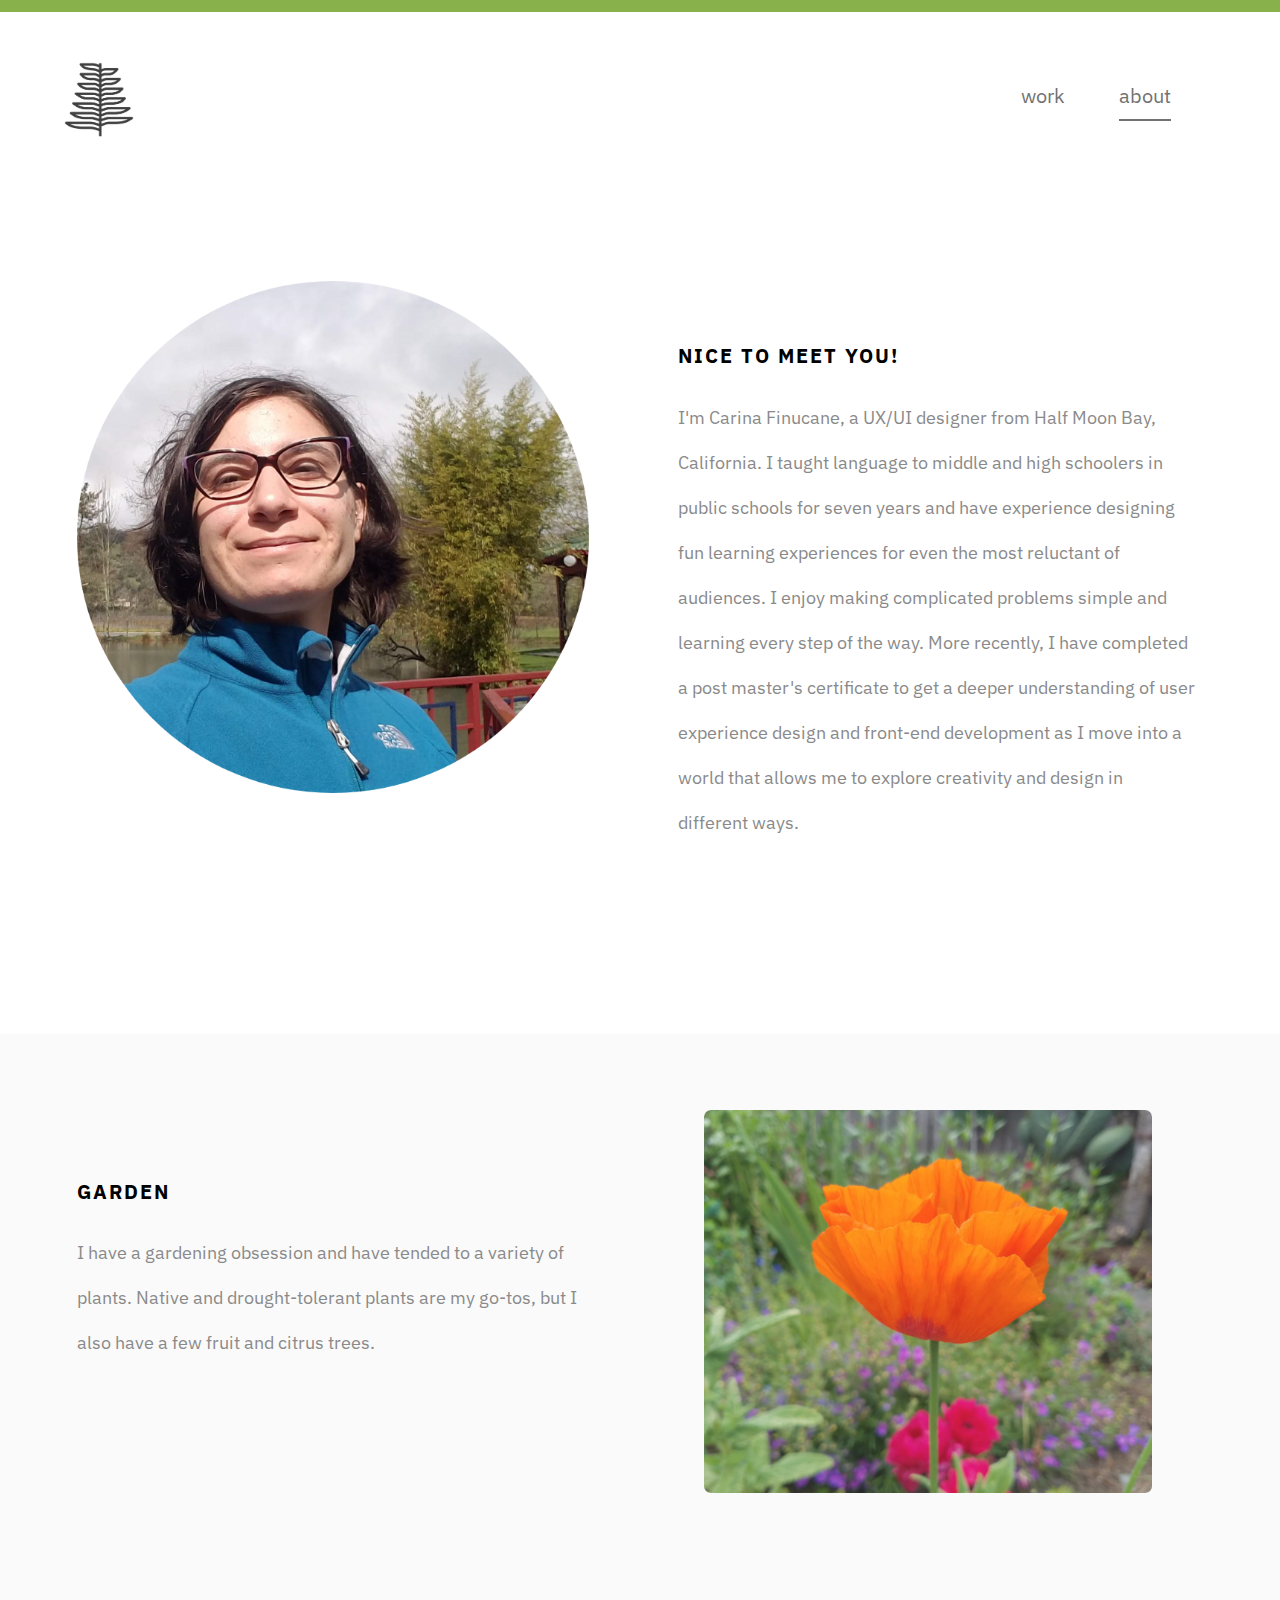
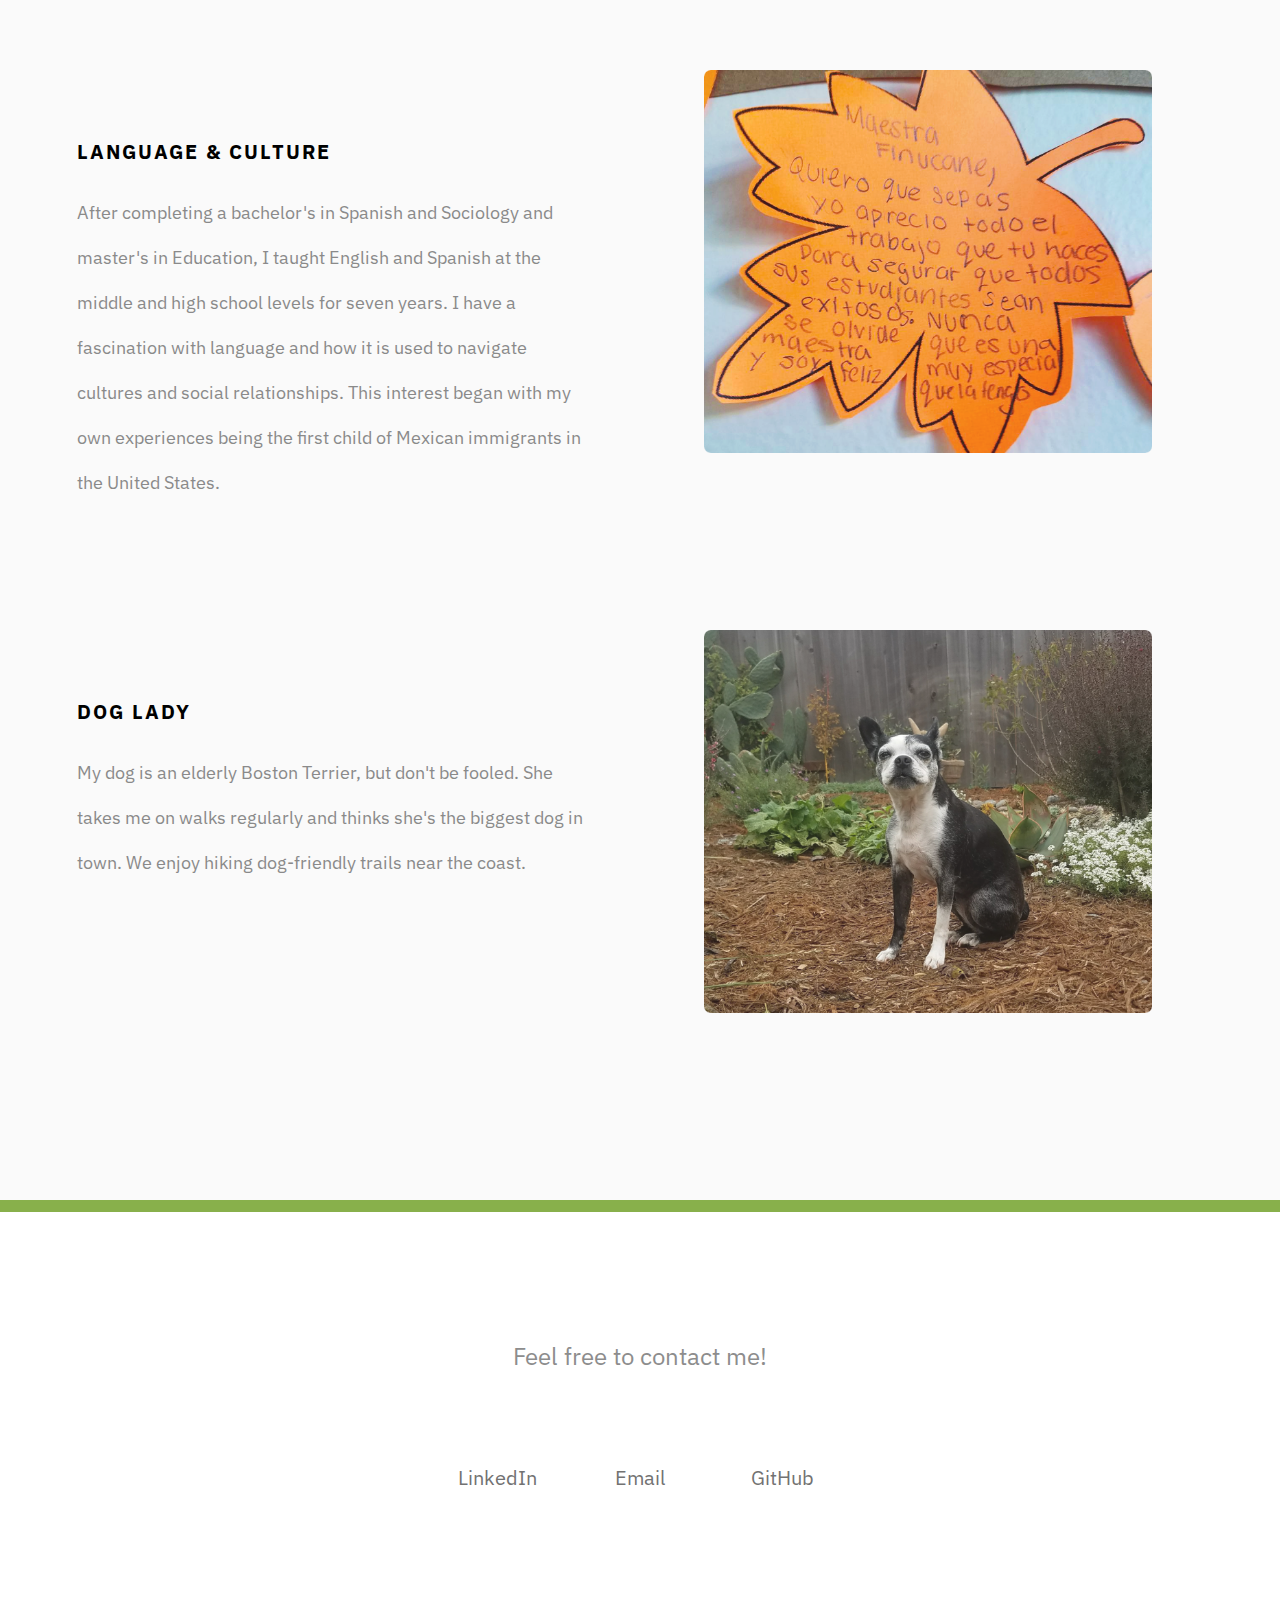
<file: Portfolio About Me/index.html>
<!DOCTYPE html>

<head>
    <title>About</title>
    <link rel="icon" href="Images/greenfern2.png" type="image/icon type">
    <link href="css/style.css" rel="stylesheet" type="text/css">
    <link href="https://fonts.googleapis.com/css?family=IBM+Plex+Sans&display=swap" rel="stylesheet">
</head>

<body>
    <section class="grid spacing">
        <div class="gridchild header">
            <div class="colorbar"></div>
            <div class="navbar">
                <a href="" class="fernicon">
                    <img src="Images/blackfern.png" alt="Home" class="fernimg">
                </a>
                <nav class="nav">
                    <a href="" class="navwork">work</a>
                    <a href="" class="navabout">about</a>
                </nav>
            </div>
        </div>
        <div class="gridchild meimage">
            <img src="Images/me.png" class="meimg" alt="PictureofCarina">
        </div>
        <div class="gridchild aboutme">
            <h1>NICE TO MEET YOU!</h1>
            <p>I'm Carina Finucane, a UX/UI designer from Half Moon Bay, California. I taught language to middle and
                high schoolers in public schools for seven years and have experience designing fun learning experiences
                for even the most reluctant of audiences. I enjoy making complicated problems simple and learning every
                step of the way. More recently, I have completed a post master's certificate to get a deeper
                understanding of user experience design and front-end development as I move into a world that allows me
                to explore creativity and design in different ways.</p>
        </div>
        <div class="gridchild aboutgarden">
            <h1 class="p2">GARDEN</h1>
            <p class="p2">I have a gardening obsession and have tended to a variety of plants. Native and
                drought-tolerant plants are my go-tos, but I also have a few fruit and citrus trees.</p>
        </div>
        <div class="gridchild gardenimage">
            <img src="Images/gardenn.png" class="threeimg" alt="picture of a poppy in a garden">
        </div>
        <div class="gridchild aboutteaching">
            <h1 class="p2">LANGUAGE & CULTURE</h1>
            <p class="p2">After completing a bachelor's in Spanish and Sociology and master's in Education, I taught
                English and Spanish at the middle and high school levels for seven years. I have a fascination with
                language and how it is used to navigate cultures and social relationships. This interest began with my
                own experiences being the first child of Mexican immigrants in the United States.</p>
        </div>
        <div class="gridchild teachingimage">
            <img src="Images/teacher.png" class="threeimg"
                alt="picture of an appreciation note from a student written in Spanish">
        </div>
        <div class="gridchild aboutdog">
            <h1 class="p2">DOG LADY</h1>
            <p class="p2">My dog is an elderly Boston Terrier, but don't be fooled. She takes me on walks regularly and
                thinks she's the biggest dog in town. We enjoy hiking dog-friendly trails near the coast.</p>
        </div>
        <div class="gridchild dogimage">
            <img src="Images/dog.png" class="threeimg" alt="picture of a boston terrier sitting in a garden">
        </div>
        <div class="gridchild footer">
            <div class="colorbar"></div>
            <div class="contactme">
                <div class="paragraph">Feel free to contact me!
                </div>
                <div class="LinkedIn">
                    <a href="https://www.linkedin.com/in/carina-finucane-22a744174" class="navfooter">LinkedIn</a>
                </div>
                <div class="Email">
                    <a href="mailto:carinafinucane@gmail.com" class="navfooter">Email</a>
                </div>
                <div class="GitHub">
                    <a href="https://github.com/carinafinucane" class="navfooter">GitHub</a>
                </div>
            </div>
        </div>
    </section>

</body>





</html>
</file>
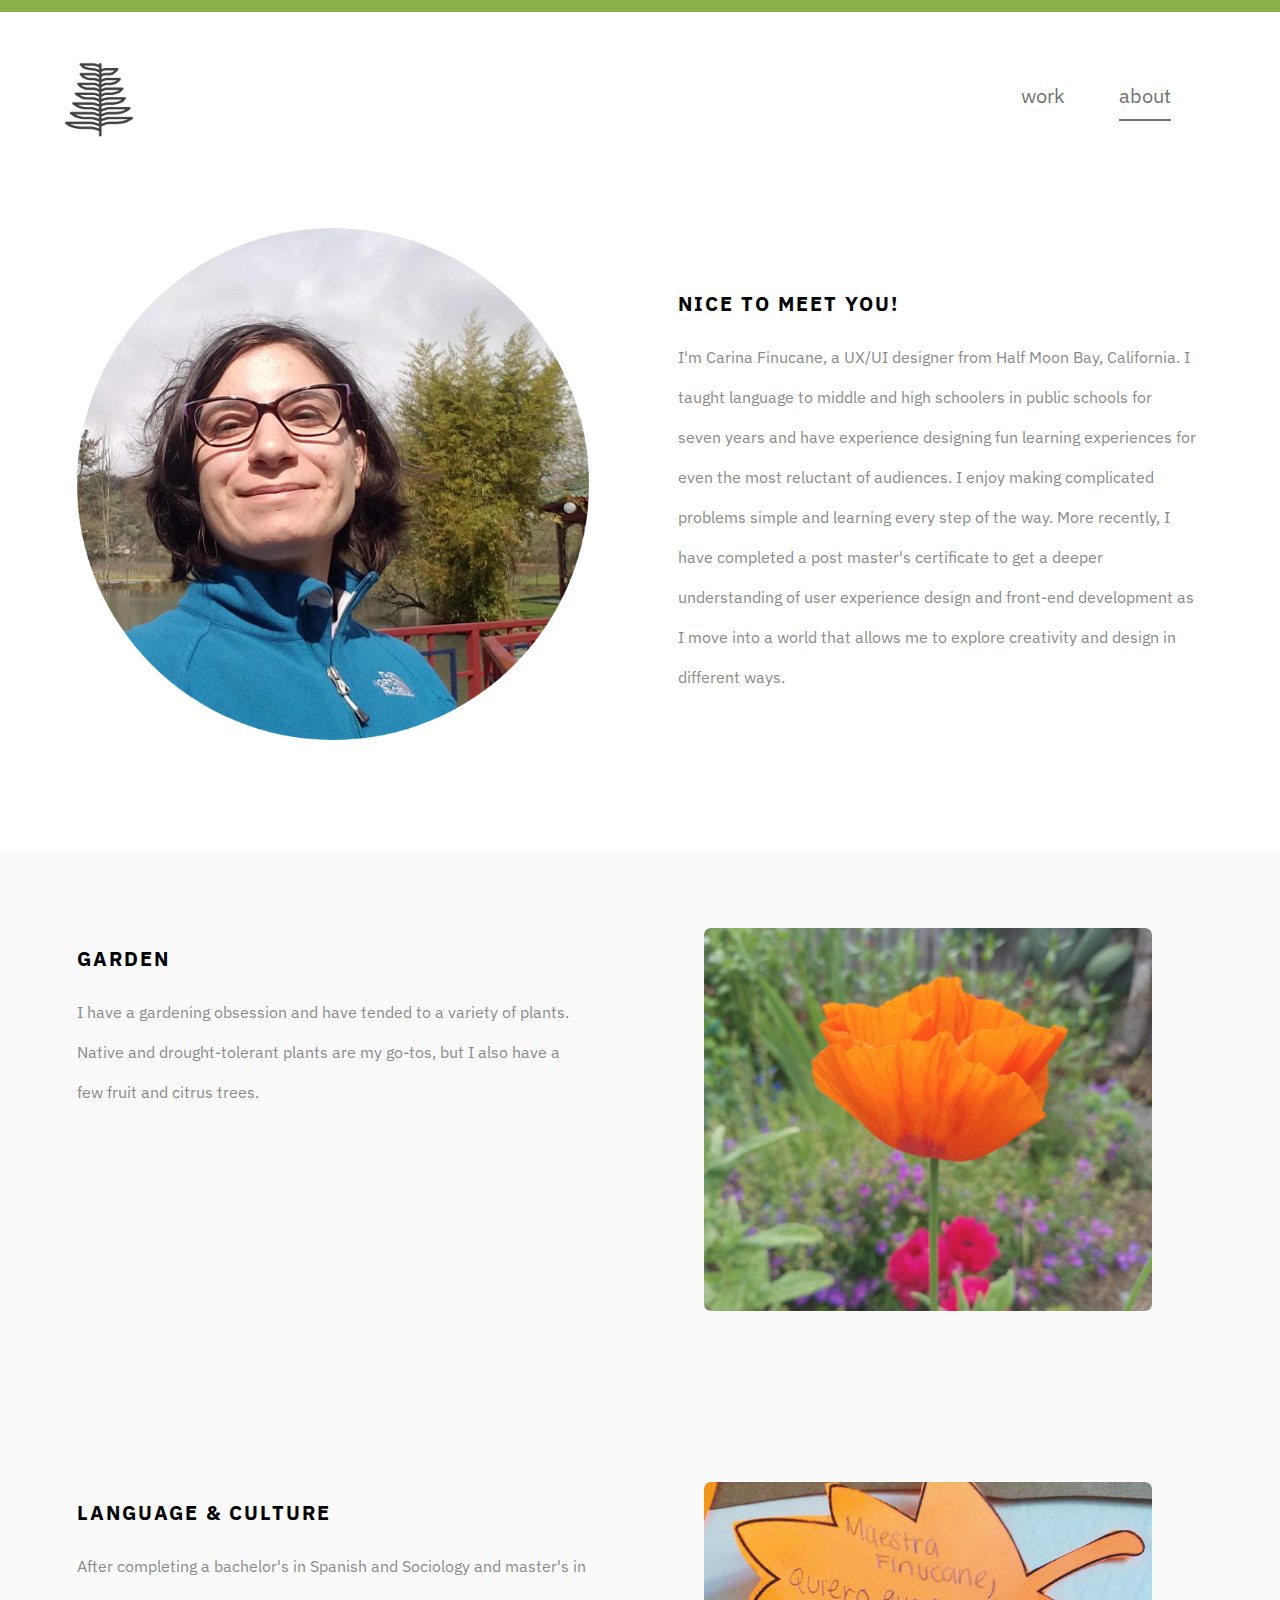
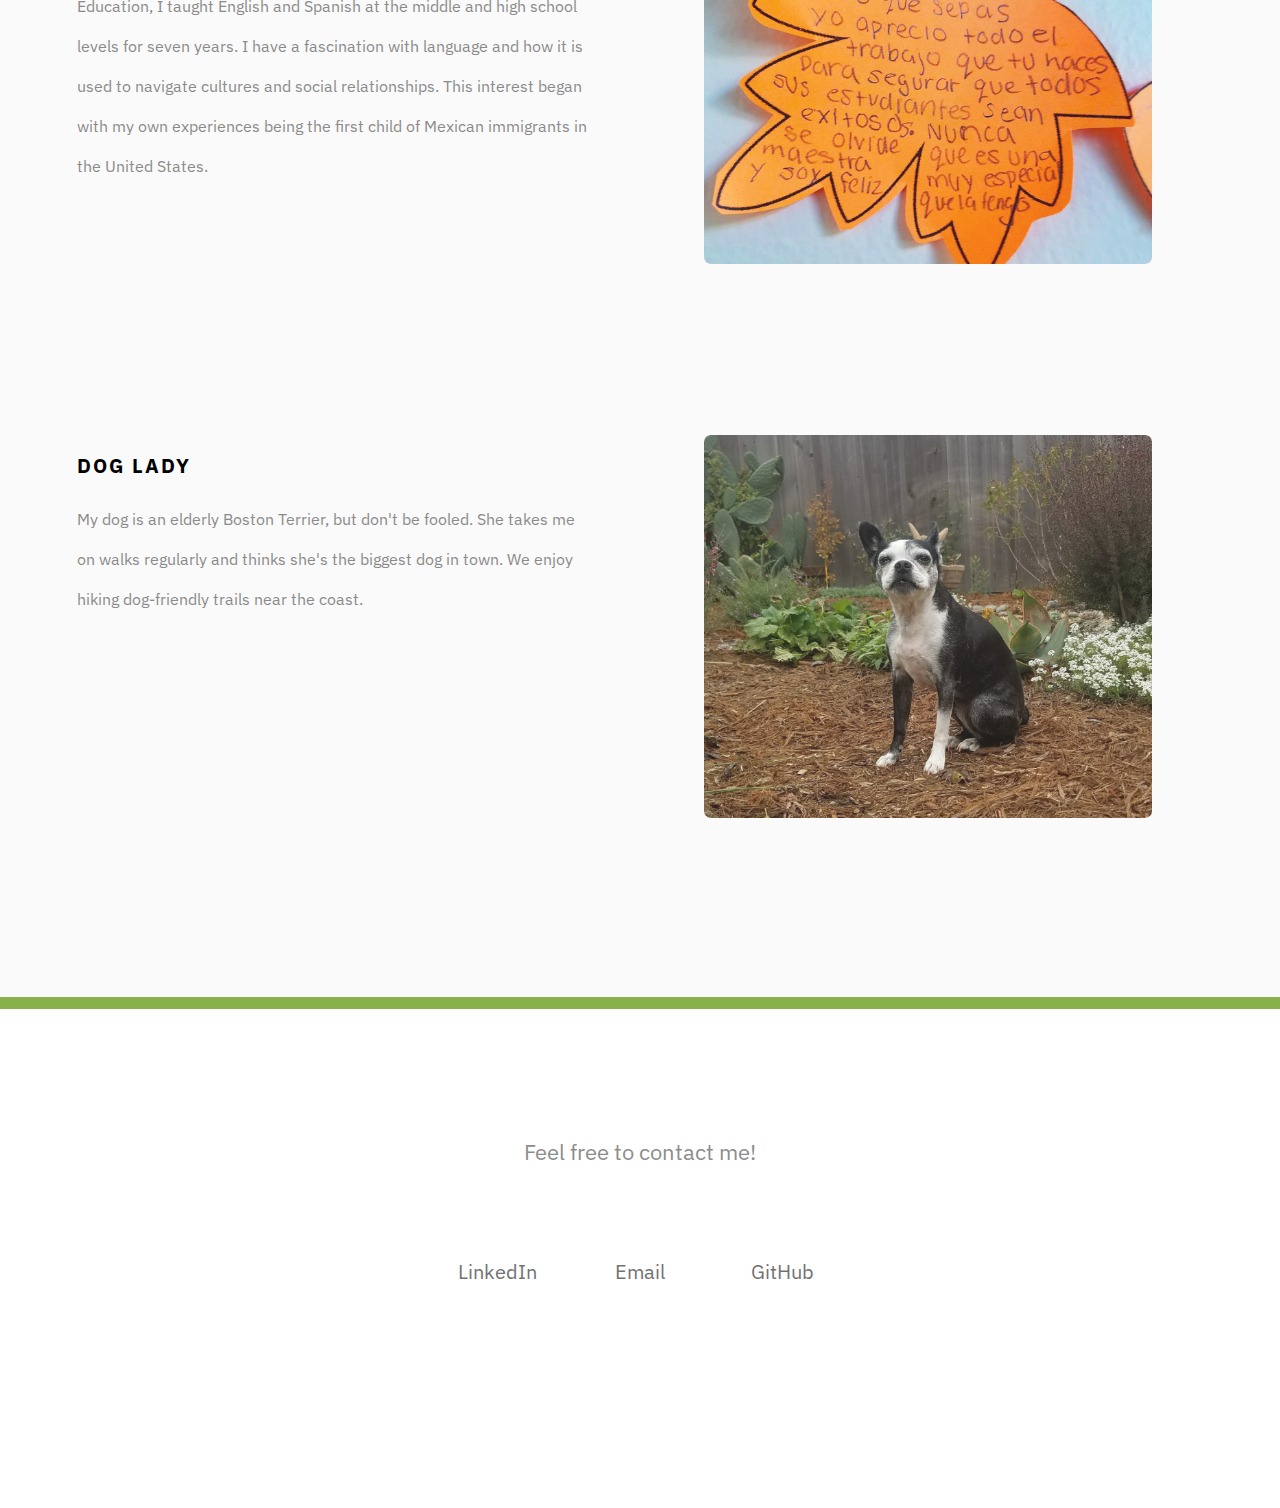
<file: about.html>
<!DOCTYPE html>

<head>
    <title>About</title>
    <link rel="icon" href="Images/greenfern2.png" type="image/icon type">
    <link href="css/style.css" rel="stylesheet" type="text/css">
    <link href="https://fonts.googleapis.com/css?family=IBM+Plex+Sans&display=swap" rel="stylesheet">
</head>

<body>
    <section class="grid spacing">
        <div class="gridchild header">
            <div class="colorbar"></div>
            <div class="navbar">
                <a href="" class="fernicon">
                    <img src="Images/blackfern.png" alt="Home" class="fernimg">
                </a>
                <nav class="nav">
                    <a href="index.html" class="navwork">work</a>
                    <a href="about.html" class="navabout">about</a>
                </nav>
            </div>
        </div>
        <div class="gridchild meimage">
            <img src="Images/me.png" class="meimg" alt="PictureofCarina">
        </div>
        <div class="gridchild aboutme">
            <h1>NICE TO MEET YOU!</h1>
            <p>I'm Carina Finucane, a UX/UI designer from Half Moon Bay, California. I taught language to middle and
                high schoolers in public schools for seven years and have experience designing fun learning experiences
                for even the most reluctant of audiences. I enjoy making complicated problems simple and learning every
                step of the way. More recently, I have completed a post master's certificate to get a deeper
                understanding of user experience design and front-end development as I move into a world that allows me
                to explore creativity and design in different ways.</p>
        </div>
        <div class="gridchild aboutgarden">
            <h1 class="p2">GARDEN</h1>
            <p class="p2">I have a gardening obsession and have tended to a variety of plants. Native and
                drought-tolerant plants are my go-tos, but I also have a few fruit and citrus trees.</p>
        </div>
        <div class="gridchild gardenimage">
            <img src="Images/gardenn.png" class="threeimg" alt="picture of a poppy in a garden">
        </div>
        <div class="gridchild aboutteaching">
            <h1 class="p2">LANGUAGE & CULTURE</h1>
            <p class="p2">After completing a bachelor's in Spanish and Sociology and master's in Education, I taught
                English and Spanish at the middle and high school levels for seven years. I have a fascination with
                language and how it is used to navigate cultures and social relationships. This interest began with my
                own experiences being the first child of Mexican immigrants in the United States.</p>
        </div>
        <div class="gridchild teachingimage">
            <img src="Images/teacher.png" class="threeimg"
                alt="picture of an appreciation note from a student written in Spanish">
        </div>
        <div class="gridchild aboutdog">
            <h1 class="p2">DOG LADY</h1>
            <p class="p2">My dog is an elderly Boston Terrier, but don't be fooled. She takes me on walks regularly and
                thinks she's the biggest dog in town. We enjoy hiking dog-friendly trails near the coast.</p>
        </div>
        <div class="gridchild dogimage">
            <img src="Images/dog.png" class="threeimg" alt="picture of a boston terrier sitting in a garden">
        </div>
        <div class="gridchild footer">
            <div class="colorbar"></div>
            <div class="contactme">
                <div class="paragraph">Feel free to contact me!
                </div>
                <div class="LinkedIn">
                    <a href="https://www.linkedin.com/in/carina-finucane-22a744174" class="navfooter">LinkedIn</a>
                </div>
                <div class="Email">
                    <a href="mailto:carinafinucane@gmail.com" class="navfooter">Email</a>
                </div>
                <div class="GitHub">
                    <a href="https://github.com/carinafinucane" class="navfooter">GitHub</a>
                </div>
            </div>
        </div>
    </section>

</body>





</html>
</file>
<file: Portfolio About Me/css/style.css>
.grid {
    display: grid;
    grid-template-rows:1fr 5fr 3.25fr 3.25fr 3.75fr 3fr;
    grid-template-columns:1fr 1fr;
    grid-template-areas:
    "header header"
    "meimage aboutme"
    "aboutgarden gardenimage"
    "aboutteaching teachingimage"
    "aboutdog dogimage"
    "footer footer";
}
.contactme {
    display: grid;
    grid-template-rows: 1fr 1fr;
    grid-template-columns:1fr 1fr 1fr 1fr 1fr 1fr 1fr 1fr 1fr;
    grid-template-areas:
    ". . paragraph paragraph paragraph paragraph paragraph . ."
    ". . . LinkedIn Email GitHub . . .";
}
.colorbar{
    height: 12px;
    background-color: #88B04B;
}
.header{
    grid-area: header;
}
.fernimg{
    opacity: .75;
    width: 70px;
}
.navbar{
    width: 90%; 
    margin-top: auto;
    margin-right: auto;
    margin-left: auto;
    padding-top: 50px;
    padding-bottom: 25px;
    background-color: #fff;
}
.nav{
    position: relative;
    float: right;
    padding: 20px;
}
.navwork {
    margin-left: 25px;
    margin-right: 25px;
    font-family: 'IBM Plex Sans', sans-serif;
    font-size: 20px;
    color: #727272;
    text-decoration: none;
}
.navabout {
    margin-left: 25px;
    margin-right: 25px;
    padding-top: 20px;
    padding-bottom: 10px;
    font-family: 'IBM Plex Sans', sans-serif;
    font-size: 20px;
    border-style: solid;
    border-width: 0px 0px 2px;
    color: #727272;
    text-decoration: none;
}
a:hover{
    font-family: 'IBM Plex Sans', sans-serif;
    font-size: 20px;
    color: #cacaca;
    text-decoration: none;
}
body{
    margin:0;
}
h1{
    margin-top: 80px;
    margin-bottom: 20px;
    font-family: 'IBM Plex Sans', sans-serif;
    font-size: 20px;
    color: black;
    letter-spacing: 0.1em;
}
p{
    font-family: 'IBM Plex Sans', sans-serif;
    font-size: 18px;
    color: #8A8A8A;
    line-height: 45px;
    margin-top:5%;
}
.meimage{
    grid-area: meimage;
    margin-top: 5%;
    padding-top: 12%;
    padding-bottom: 12%;
    padding-left: 12%;
    padding-right: 8%;
}
.meimg{
    width: 100%;
}
.aboutme{
    grid-area: aboutme;
    margin-top:14%;
    padding-left: 6%;
    padding-right: 13%;
}
.aboutgarden{
    grid-area: aboutgarden;
    padding-top: 10%;
    padding-left: 12%;
    padding-right: 8%;
    background-color: #FAFAFA;
}
.gardenimage{
    grid-area: gardenimage;
    background-color: #FAFAFA;
}
.threeimg{
    margin-top: 12%;
    width: 70%;
    padding-left: 10%;
    padding-right: 10%;
    opacity: .9;
}
.aboutteaching{
    grid-area: aboutteaching;
    padding-top: 10%;
    padding-left: 12%;
    padding-right: 8%;
    background-color: #FAFAFA;
}
.teachingimage{
    grid-area: teachingimage;
    background-color: #FAFAFA;
}
.aboutdog{
    grid-area: aboutdog;
    padding-top: 10%;
    padding-left: 12%;
    padding-right: 8%;
    background-color: #FAFAFA;
}
.dogimage{
    grid-area: dogimage;
    background-color: #FAFAFA;
}
.footer{
    grid-area: footer;
}
.navfooter{
    font-family: 'IBM Plex Sans', sans-serif;
    font-size: 20px;
    color: #727272;
    text-decoration: none;
}
.paragraph{
    grid-area: paragraph;
    margin-top: 18%;
    margin-bottom: 13%;
    font-family: 'IBM Plex Sans', sans-serif;
    text-align: center;
    color: #8d8d8d;
    font-size: 24px;
}
.LinkedIn{
    grid-area: LinkedIn;
    text-align: center;
}
.Email{
    grid-area: Email;
    text-align: center;
}
.GitHub{
    grid-area: GitHub;
    text-align: center;
}
</file>
<file: css/style.css>
body{
    margin:0;
}
.grid {
    display: grid;
    grid-template-rows:1fr 4fr 3.25fr 3.25fr 3.75fr 3fr;
    grid-template-columns:1fr 1fr;
    grid-template-areas:
    "header header"
    "meimage aboutme"
    "aboutgarden gardenimage"
    "aboutteaching teachingimage"
    "aboutdog dogimage"
    "footer footer";
}
.contactme {
    display: grid;
    grid-template-rows: 1fr 1fr;
    grid-template-columns:1fr 1fr 1fr 1fr 1fr 1fr 1fr 1fr 1fr;
    grid-template-areas:
    ". . paragraph paragraph paragraph paragraph paragraph . ."
    ". . . LinkedIn Email GitHub . . .";
}
.colorbar{
    height: 12px;
    background-color: #88B04B;
}
.header{
    grid-area: header;
}
.fernimg{
    opacity: .75;
    width: 70px;
}
.navbar{
    width: 90%; 
    margin-top: auto;
    margin-right: auto;
    margin-left: auto;
    padding-top: 50px;
    padding-bottom: 25px;
    background-color: #fff;
}
.nav{
    position: relative;
    float: right;
    padding: 20px;
}
.navwork {
    margin-left: 25px;
    margin-right: 25px;
    font-family: 'IBM Plex Sans', sans-serif;
    font-size: 20px;
    color: #727272;
    text-decoration: none;
}
.navabout {
    margin-left: 25px;
    margin-right: 25px;
    padding-top: 20px;
    padding-bottom: 10px;
    font-family: 'IBM Plex Sans', sans-serif;
    font-size: 20px;
    border-style: solid;
    border-width: 0px 0px 2px;
    color: #727272;
    text-decoration: none;
}
a:hover{
    font-family: 'IBM Plex Sans', sans-serif;
    font-size: 20px;
    color: #cacaca;
    text-decoration: none;
}
h1{
    margin-top: 30px;
    margin-bottom: 20px;
    font-family: 'IBM Plex Sans', sans-serif;
    font-size: 20px;
    color: black;
    letter-spacing: 0.1em;
}
p{
    font-family: 'IBM Plex Sans', sans-serif;
    font-size: 16px;
    color: #8A8A8A;
    line-height: 40px;
    margin-top:0%;
}
.meimage{
    grid-area: meimage;
    margin-top: 5%;
    padding-top: 4%;
    padding-bottom: 12%;
    padding-left: 12%;
    padding-right: 8%;
}
.meimg{
    width: 100%;
}
.aboutme{
    grid-area: aboutme;
    margin-top:14%;
    padding-left: 6%;
    padding-right: 13%;
}
.aboutgarden{
    grid-area: aboutgarden;
    padding-top: 10%;
    padding-left: 12%;
    padding-right: 8%;
    background-color: #FAFAFA;
}
.gardenimage{
    grid-area: gardenimage;
    background-color: #FAFAFA;
}
.threeimg{
    margin-top: 12%;
    width: 70%;
    padding-left: 10%;
    padding-right: 10%;
    opacity: .9;
}
.aboutteaching{
    grid-area: aboutteaching;
    padding-top: 10%;
    padding-left: 12%;
    padding-right: 8%;
    background-color: #FAFAFA;
}
.teachingimage{
    grid-area: teachingimage;
    background-color: #FAFAFA;
}
.aboutdog{
    grid-area: aboutdog;
    padding-top: 10%;
    padding-left: 12%;
    padding-right: 8%;
    background-color: #FAFAFA;
}
.dogimage{
    grid-area: dogimage;
    background-color: #FAFAFA;
}
.footer{
    grid-area: footer;
}
.navfooter{
    font-family: 'IBM Plex Sans', sans-serif;
    font-size: 20px;
    color: #727272;
    text-decoration: none;
}
.paragraph{
    grid-area: paragraph;
    margin-top: 18%;
    margin-bottom: 13%;
    font-family: 'IBM Plex Sans', sans-serif;
    text-align: center;
    color: #8d8d8d;
    font-size: 22px;
}
.LinkedIn{
    grid-area: LinkedIn;
    text-align: center;
}
.Email{
    grid-area: Email;
    text-align: center;
}
.GitHub{
    grid-area: GitHub;
    text-align: center;
}

@media only screen and (max-width: 1000px) {
    .grid {
          display:grid;
          grid-template-rows: none;
          grid-template-columns: none;
          grid-template-areas:
          "header"
          "meimage"
          "aboutme"
          "aboutgarden"
          "gardenimage"
          "aboutteaching"
          "teachingimage"
          "aboutdog"
          "dogimage"
          "footer";
    
        }}

@media only screen and (max-width: 1000px) {
.contactme {
    grid-template-columns:none;} 
            }
</file>
